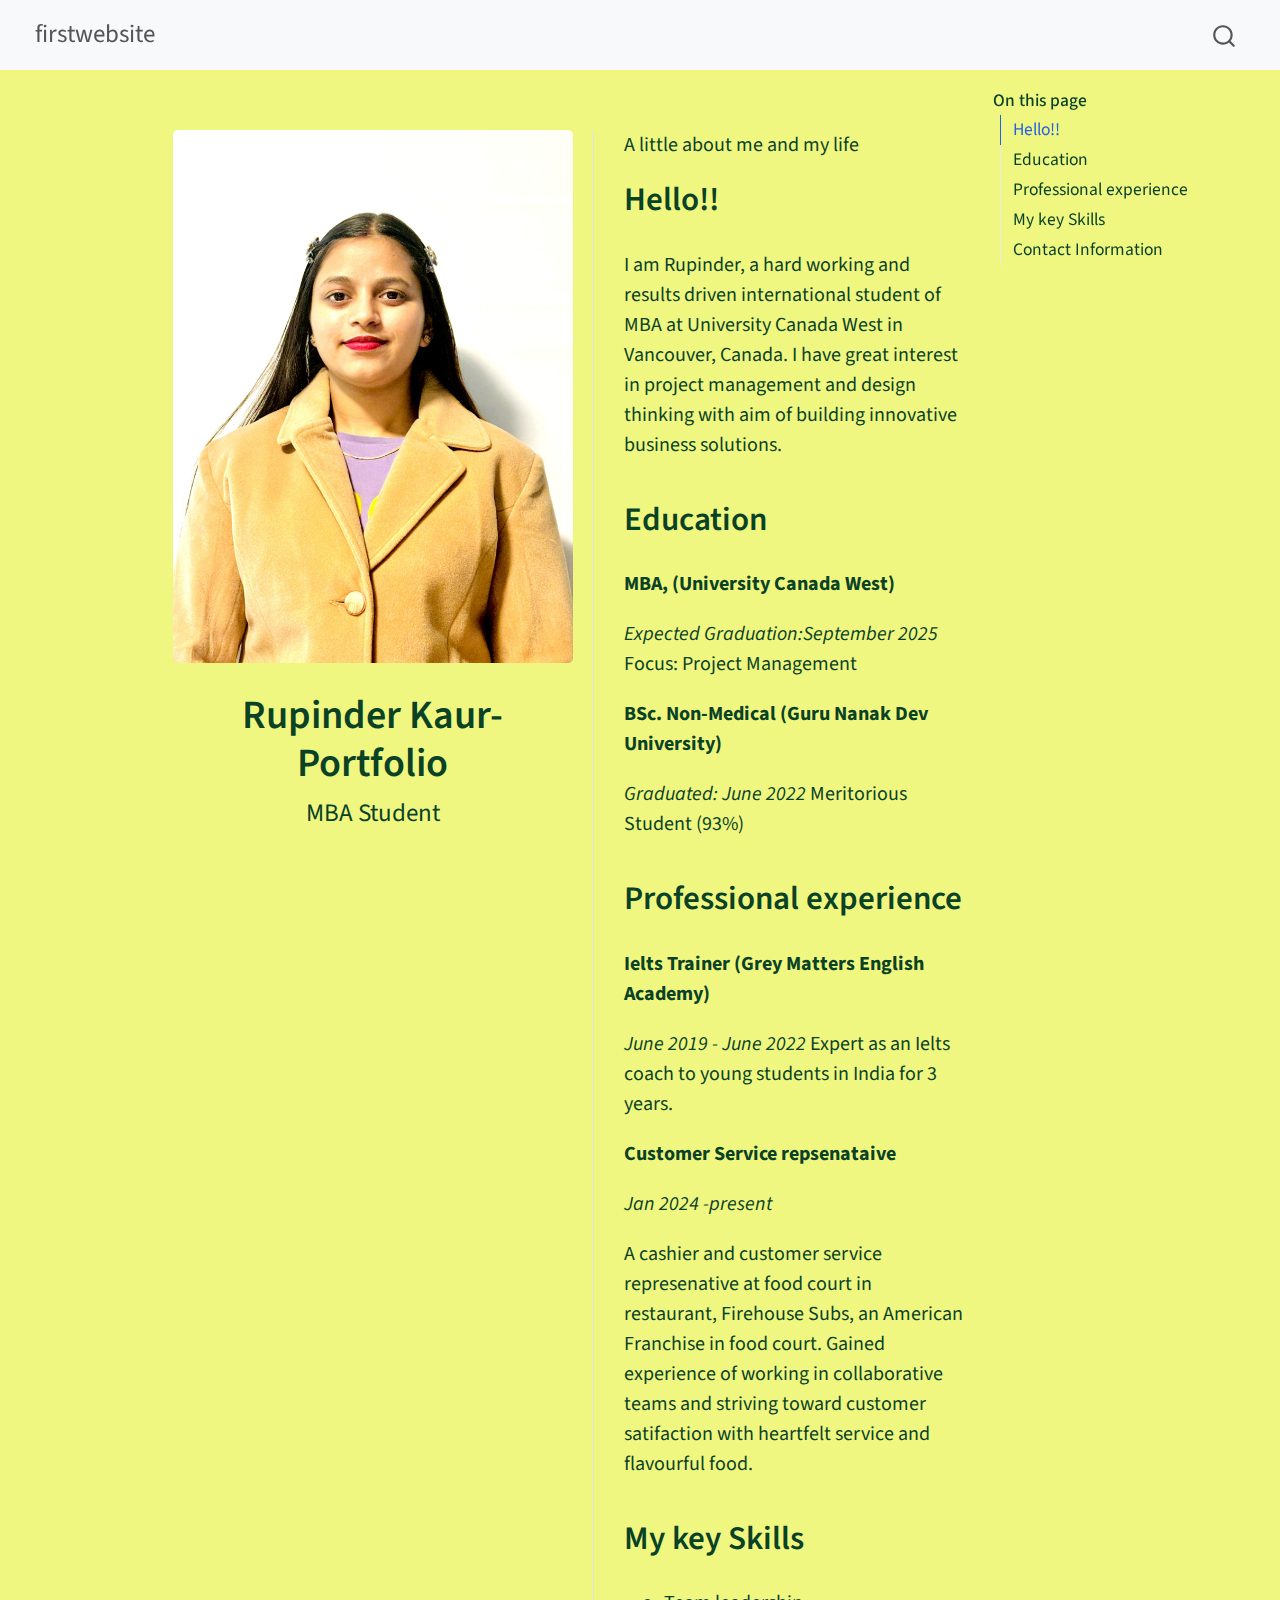
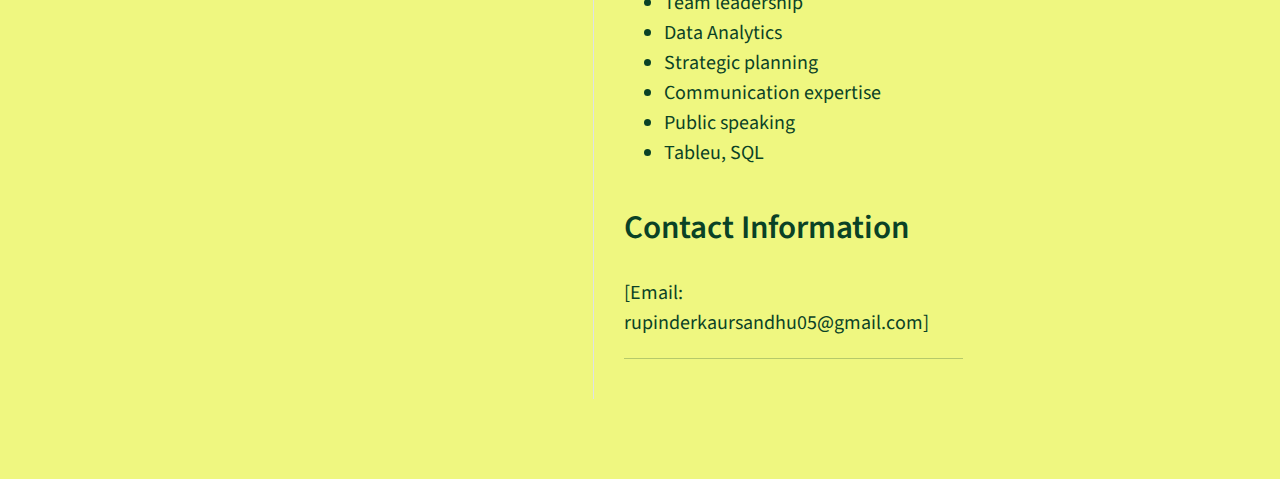
<file: docs/index.html>
<!DOCTYPE html>
<html xmlns="http://www.w3.org/1999/xhtml" lang="en" xml:lang="en"><head>

<meta charset="utf-8">
<meta name="generator" content="quarto-1.7.32">

<meta name="viewport" content="width=device-width, initial-scale=1.0, user-scalable=yes">


<title>Rupinder Kaur-Portfolio – firstwebsite</title>
<style>
code{white-space: pre-wrap;}
span.smallcaps{font-variant: small-caps;}
div.columns{display: flex; gap: min(4vw, 1.5em);}
div.column{flex: auto; overflow-x: auto;}
div.hanging-indent{margin-left: 1.5em; text-indent: -1.5em;}
ul.task-list{list-style: none;}
ul.task-list li input[type="checkbox"] {
  width: 0.8em;
  margin: 0 0.8em 0.2em -1em; /* quarto-specific, see https://github.com/quarto-dev/quarto-cli/issues/4556 */ 
  vertical-align: middle;
}
</style>


<script src="site_libs/quarto-nav/quarto-nav.js"></script>
<script src="site_libs/quarto-nav/headroom.min.js"></script>
<script src="site_libs/clipboard/clipboard.min.js"></script>
<script src="site_libs/quarto-search/autocomplete.umd.js"></script>
<script src="site_libs/quarto-search/fuse.min.js"></script>
<script src="site_libs/quarto-search/quarto-search.js"></script>
<meta name="quarto:offset" content="./">
<script src="site_libs/quarto-html/quarto.js" type="module"></script>
<script src="site_libs/quarto-html/tabsets/tabsets.js" type="module"></script>
<script src="site_libs/quarto-html/popper.min.js"></script>
<script src="site_libs/quarto-html/tippy.umd.min.js"></script>
<link href="site_libs/quarto-html/tippy.css" rel="stylesheet">
<link href="site_libs/quarto-html/quarto-syntax-highlighting-37eea08aefeeee20ff55810ff984fec1.css" rel="stylesheet" id="quarto-text-highlighting-styles">
<script src="site_libs/bootstrap/bootstrap.min.js"></script>
<link href="site_libs/bootstrap/bootstrap-icons.css" rel="stylesheet">
<link href="site_libs/bootstrap/bootstrap-0525c2fbad72a70b16263843085244ae.min.css" rel="stylesheet" append-hash="true" id="quarto-bootstrap" data-mode="light">
<script id="quarto-search-options" type="application/json">{
  "location": "navbar",
  "copy-button": false,
  "collapse-after": 3,
  "panel-placement": "end",
  "type": "overlay",
  "limit": 50,
  "keyboard-shortcut": [
    "f",
    "/",
    "s"
  ],
  "show-item-context": false,
  "language": {
    "search-no-results-text": "No results",
    "search-matching-documents-text": "matching documents",
    "search-copy-link-title": "Copy link to search",
    "search-hide-matches-text": "Hide additional matches",
    "search-more-match-text": "more match in this document",
    "search-more-matches-text": "more matches in this document",
    "search-clear-button-title": "Clear",
    "search-text-placeholder": "",
    "search-detached-cancel-button-title": "Cancel",
    "search-submit-button-title": "Submit",
    "search-label": "Search"
  }
}</script>


<link rel="stylesheet" href="styles.css">
</head>

<body class="nav-fixed quarto-light">

<div id="quarto-search-results"></div>
  <header id="quarto-header" class="headroom fixed-top">
    <nav class="navbar navbar-expand-lg " data-bs-theme="dark">
      <div class="navbar-container container-fluid">
      <div class="navbar-brand-container mx-auto">
    <a class="navbar-brand" href="./index.html">
    <span class="navbar-title">firstwebsite</span>
    </a>
  </div>
        <div class="quarto-navbar-tools tools-end">
</div>
          <div id="quarto-search" class="" title="Search"></div>
      </div> <!-- /container-fluid -->
    </nav>
</header>
<!-- content -->
<div id="quarto-content" class="quarto-container page-columns page-rows-contents page-layout-article page-navbar">
<!-- sidebar -->
<!-- margin-sidebar -->
    <div id="quarto-margin-sidebar" class="sidebar margin-sidebar">
        <nav id="TOC" role="doc-toc" class="toc-active">
    <h2 id="toc-title">On this page</h2>
  <ul>
  <li><a href="#hello" id="toc-hello" class="nav-link active" data-scroll-target="#hello">Hello!!</a></li>
  <li><a href="#education" id="toc-education" class="nav-link" data-scroll-target="#education">Education</a></li>
  <li><a href="#professional-experience" id="toc-professional-experience" class="nav-link" data-scroll-target="#professional-experience">Professional experience</a></li>
  <li><a href="#my-key-skills" id="toc-my-key-skills" class="nav-link" data-scroll-target="#my-key-skills">My key Skills</a></li>
  <li><a href="#contact-information" id="toc-contact-information" class="nav-link" data-scroll-target="#contact-information">Contact Information</a></li>
  </ul>
</nav>
    </div>
<!-- main -->
<div class="quarto-about-trestles">
  <div class="about-entity">
    <img src="digital.jpg" class="about-image
  rounded " style="width: 20em;">
<header id="title-block-header" class="quarto-title-block default">
<div class="quarto-title">
<h1 class="title">Rupinder Kaur-Portfolio</h1>
<p class="subtitle lead"><strong>MBA Student</strong></p>
</div>
<div class="quarto-title-meta">
  </div>
</header>
  </div>
  <div class="about-contents"><main class="content" id="quarto-document-content">

<p>A little about me and my life</p>
<section id="hello" class="level2">
<h2 data-anchor-id="hello">Hello!!</h2>
<p>I am Rupinder, a hard working and results driven international student of MBA at University Canada West in Vancouver, Canada. I have great interest in project management and design thinking with aim of building innovative business solutions.</p>
</section>
<section id="education" class="level2">
<h2 data-anchor-id="education">Education</h2>
<p><strong>MBA, (University Canada West)</strong></p>
<p><em>Expected Graduation:September 2025</em> Focus: Project Management</p>
<p><strong>BSc. Non-Medical (Guru Nanak Dev University)</strong></p>
<p><em>Graduated: June 2022</em> Meritorious Student (93%)</p>
</section>
<section id="professional-experience" class="level2">
<h2 data-anchor-id="professional-experience">Professional experience</h2>
<p><strong>Ielts Trainer (Grey Matters English Academy)</strong></p>
<p><em>June 2019 - June 2022</em> Expert as an Ielts coach to young students in India for 3 years.</p>
<p><strong>Customer Service repsenataive</strong></p>
<p><em>Jan 2024 -present</em></p>
<p>A cashier and customer service represenative at food court in restaurant, Firehouse Subs, an American Franchise in food court. Gained experience of working in collaborative teams and striving toward customer satifaction with heartfelt service and flavourful food.</p>
</section>
<section id="my-key-skills" class="level2">
<h2 data-anchor-id="my-key-skills">My key Skills</h2>
<ul>
<li>Team leadership</li>
<li>Data Analytics</li>
<li>Strategic planning</li>
<li>Communication expertise</li>
<li>Public speaking</li>
<li>Tableu, SQL</li>
</ul>
</section>
<section id="contact-information" class="level2">
<h2 data-anchor-id="contact-information">Contact Information</h2>
<p>[Email: rupinderkaursandhu05@gmail.com]</p>
<hr>


</section>
</main></div>
</div>
 <!-- /main -->
<script id="quarto-html-after-body" type="application/javascript">
  window.document.addEventListener("DOMContentLoaded", function (event) {
    const isCodeAnnotation = (el) => {
      for (const clz of el.classList) {
        if (clz.startsWith('code-annotation-')) {                     
          return true;
        }
      }
      return false;
    }
    const onCopySuccess = function(e) {
      // button target
      const button = e.trigger;
      // don't keep focus
      button.blur();
      // flash "checked"
      button.classList.add('code-copy-button-checked');
      var currentTitle = button.getAttribute("title");
      button.setAttribute("title", "Copied!");
      let tooltip;
      if (window.bootstrap) {
        button.setAttribute("data-bs-toggle", "tooltip");
        button.setAttribute("data-bs-placement", "left");
        button.setAttribute("data-bs-title", "Copied!");
        tooltip = new bootstrap.Tooltip(button, 
          { trigger: "manual", 
            customClass: "code-copy-button-tooltip",
            offset: [0, -8]});
        tooltip.show();    
      }
      setTimeout(function() {
        if (tooltip) {
          tooltip.hide();
          button.removeAttribute("data-bs-title");
          button.removeAttribute("data-bs-toggle");
          button.removeAttribute("data-bs-placement");
        }
        button.setAttribute("title", currentTitle);
        button.classList.remove('code-copy-button-checked');
      }, 1000);
      // clear code selection
      e.clearSelection();
    }
    const getTextToCopy = function(trigger) {
        const codeEl = trigger.previousElementSibling.cloneNode(true);
        for (const childEl of codeEl.children) {
          if (isCodeAnnotation(childEl)) {
            childEl.remove();
          }
        }
        return codeEl.innerText;
    }
    const clipboard = new window.ClipboardJS('.code-copy-button:not([data-in-quarto-modal])', {
      text: getTextToCopy
    });
    clipboard.on('success', onCopySuccess);
    if (window.document.getElementById('quarto-embedded-source-code-modal')) {
      const clipboardModal = new window.ClipboardJS('.code-copy-button[data-in-quarto-modal]', {
        text: getTextToCopy,
        container: window.document.getElementById('quarto-embedded-source-code-modal')
      });
      clipboardModal.on('success', onCopySuccess);
    }
      var localhostRegex = new RegExp(/^(?:http|https):\/\/localhost\:?[0-9]*\//);
      var mailtoRegex = new RegExp(/^mailto:/);
        var filterRegex = new RegExp('/' + window.location.host + '/');
      var isInternal = (href) => {
          return filterRegex.test(href) || localhostRegex.test(href) || mailtoRegex.test(href);
      }
      // Inspect non-navigation links and adorn them if external
     var links = window.document.querySelectorAll('a[href]:not(.nav-link):not(.navbar-brand):not(.toc-action):not(.sidebar-link):not(.sidebar-item-toggle):not(.pagination-link):not(.no-external):not([aria-hidden]):not(.dropdown-item):not(.quarto-navigation-tool):not(.about-link)');
      for (var i=0; i<links.length; i++) {
        const link = links[i];
        if (!isInternal(link.href)) {
          // undo the damage that might have been done by quarto-nav.js in the case of
          // links that we want to consider external
          if (link.dataset.originalHref !== undefined) {
            link.href = link.dataset.originalHref;
          }
        }
      }
    function tippyHover(el, contentFn, onTriggerFn, onUntriggerFn) {
      const config = {
        allowHTML: true,
        maxWidth: 500,
        delay: 100,
        arrow: false,
        appendTo: function(el) {
            return el.parentElement;
        },
        interactive: true,
        interactiveBorder: 10,
        theme: 'quarto',
        placement: 'bottom-start',
      };
      if (contentFn) {
        config.content = contentFn;
      }
      if (onTriggerFn) {
        config.onTrigger = onTriggerFn;
      }
      if (onUntriggerFn) {
        config.onUntrigger = onUntriggerFn;
      }
      window.tippy(el, config); 
    }
    const noterefs = window.document.querySelectorAll('a[role="doc-noteref"]');
    for (var i=0; i<noterefs.length; i++) {
      const ref = noterefs[i];
      tippyHover(ref, function() {
        // use id or data attribute instead here
        let href = ref.getAttribute('data-footnote-href') || ref.getAttribute('href');
        try { href = new URL(href).hash; } catch {}
        const id = href.replace(/^#\/?/, "");
        const note = window.document.getElementById(id);
        if (note) {
          return note.innerHTML;
        } else {
          return "";
        }
      });
    }
    const xrefs = window.document.querySelectorAll('a.quarto-xref');
    const processXRef = (id, note) => {
      // Strip column container classes
      const stripColumnClz = (el) => {
        el.classList.remove("page-full", "page-columns");
        if (el.children) {
          for (const child of el.children) {
            stripColumnClz(child);
          }
        }
      }
      stripColumnClz(note)
      if (id === null || id.startsWith('sec-')) {
        // Special case sections, only their first couple elements
        const container = document.createElement("div");
        if (note.children && note.children.length > 2) {
          container.appendChild(note.children[0].cloneNode(true));
          for (let i = 1; i < note.children.length; i++) {
            const child = note.children[i];
            if (child.tagName === "P" && child.innerText === "") {
              continue;
            } else {
              container.appendChild(child.cloneNode(true));
              break;
            }
          }
          if (window.Quarto?.typesetMath) {
            window.Quarto.typesetMath(container);
          }
          return container.innerHTML
        } else {
          if (window.Quarto?.typesetMath) {
            window.Quarto.typesetMath(note);
          }
          return note.innerHTML;
        }
      } else {
        // Remove any anchor links if they are present
        const anchorLink = note.querySelector('a.anchorjs-link');
        if (anchorLink) {
          anchorLink.remove();
        }
        if (window.Quarto?.typesetMath) {
          window.Quarto.typesetMath(note);
        }
        if (note.classList.contains("callout")) {
          return note.outerHTML;
        } else {
          return note.innerHTML;
        }
      }
    }
    for (var i=0; i<xrefs.length; i++) {
      const xref = xrefs[i];
      tippyHover(xref, undefined, function(instance) {
        instance.disable();
        let url = xref.getAttribute('href');
        let hash = undefined; 
        if (url.startsWith('#')) {
          hash = url;
        } else {
          try { hash = new URL(url).hash; } catch {}
        }
        if (hash) {
          const id = hash.replace(/^#\/?/, "");
          const note = window.document.getElementById(id);
          if (note !== null) {
            try {
              const html = processXRef(id, note.cloneNode(true));
              instance.setContent(html);
            } finally {
              instance.enable();
              instance.show();
            }
          } else {
            // See if we can fetch this
            fetch(url.split('#')[0])
            .then(res => res.text())
            .then(html => {
              const parser = new DOMParser();
              const htmlDoc = parser.parseFromString(html, "text/html");
              const note = htmlDoc.getElementById(id);
              if (note !== null) {
                const html = processXRef(id, note);
                instance.setContent(html);
              } 
            }).finally(() => {
              instance.enable();
              instance.show();
            });
          }
        } else {
          // See if we can fetch a full url (with no hash to target)
          // This is a special case and we should probably do some content thinning / targeting
          fetch(url)
          .then(res => res.text())
          .then(html => {
            const parser = new DOMParser();
            const htmlDoc = parser.parseFromString(html, "text/html");
            const note = htmlDoc.querySelector('main.content');
            if (note !== null) {
              // This should only happen for chapter cross references
              // (since there is no id in the URL)
              // remove the first header
              if (note.children.length > 0 && note.children[0].tagName === "HEADER") {
                note.children[0].remove();
              }
              const html = processXRef(null, note);
              instance.setContent(html);
            } 
          }).finally(() => {
            instance.enable();
            instance.show();
          });
        }
      }, function(instance) {
      });
    }
        let selectedAnnoteEl;
        const selectorForAnnotation = ( cell, annotation) => {
          let cellAttr = 'data-code-cell="' + cell + '"';
          let lineAttr = 'data-code-annotation="' +  annotation + '"';
          const selector = 'span[' + cellAttr + '][' + lineAttr + ']';
          return selector;
        }
        const selectCodeLines = (annoteEl) => {
          const doc = window.document;
          const targetCell = annoteEl.getAttribute("data-target-cell");
          const targetAnnotation = annoteEl.getAttribute("data-target-annotation");
          const annoteSpan = window.document.querySelector(selectorForAnnotation(targetCell, targetAnnotation));
          const lines = annoteSpan.getAttribute("data-code-lines").split(",");
          const lineIds = lines.map((line) => {
            return targetCell + "-" + line;
          })
          let top = null;
          let height = null;
          let parent = null;
          if (lineIds.length > 0) {
              //compute the position of the single el (top and bottom and make a div)
              const el = window.document.getElementById(lineIds[0]);
              top = el.offsetTop;
              height = el.offsetHeight;
              parent = el.parentElement.parentElement;
            if (lineIds.length > 1) {
              const lastEl = window.document.getElementById(lineIds[lineIds.length - 1]);
              const bottom = lastEl.offsetTop + lastEl.offsetHeight;
              height = bottom - top;
            }
            if (top !== null && height !== null && parent !== null) {
              // cook up a div (if necessary) and position it 
              let div = window.document.getElementById("code-annotation-line-highlight");
              if (div === null) {
                div = window.document.createElement("div");
                div.setAttribute("id", "code-annotation-line-highlight");
                div.style.position = 'absolute';
                parent.appendChild(div);
              }
              div.style.top = top - 2 + "px";
              div.style.height = height + 4 + "px";
              div.style.left = 0;
              let gutterDiv = window.document.getElementById("code-annotation-line-highlight-gutter");
              if (gutterDiv === null) {
                gutterDiv = window.document.createElement("div");
                gutterDiv.setAttribute("id", "code-annotation-line-highlight-gutter");
                gutterDiv.style.position = 'absolute';
                const codeCell = window.document.getElementById(targetCell);
                const gutter = codeCell.querySelector('.code-annotation-gutter');
                gutter.appendChild(gutterDiv);
              }
              gutterDiv.style.top = top - 2 + "px";
              gutterDiv.style.height = height + 4 + "px";
            }
            selectedAnnoteEl = annoteEl;
          }
        };
        const unselectCodeLines = () => {
          const elementsIds = ["code-annotation-line-highlight", "code-annotation-line-highlight-gutter"];
          elementsIds.forEach((elId) => {
            const div = window.document.getElementById(elId);
            if (div) {
              div.remove();
            }
          });
          selectedAnnoteEl = undefined;
        };
          // Handle positioning of the toggle
      window.addEventListener(
        "resize",
        throttle(() => {
          elRect = undefined;
          if (selectedAnnoteEl) {
            selectCodeLines(selectedAnnoteEl);
          }
        }, 10)
      );
      function throttle(fn, ms) {
      let throttle = false;
      let timer;
        return (...args) => {
          if(!throttle) { // first call gets through
              fn.apply(this, args);
              throttle = true;
          } else { // all the others get throttled
              if(timer) clearTimeout(timer); // cancel #2
              timer = setTimeout(() => {
                fn.apply(this, args);
                timer = throttle = false;
              }, ms);
          }
        };
      }
        // Attach click handler to the DT
        const annoteDls = window.document.querySelectorAll('dt[data-target-cell]');
        for (const annoteDlNode of annoteDls) {
          annoteDlNode.addEventListener('click', (event) => {
            const clickedEl = event.target;
            if (clickedEl !== selectedAnnoteEl) {
              unselectCodeLines();
              const activeEl = window.document.querySelector('dt[data-target-cell].code-annotation-active');
              if (activeEl) {
                activeEl.classList.remove('code-annotation-active');
              }
              selectCodeLines(clickedEl);
              clickedEl.classList.add('code-annotation-active');
            } else {
              // Unselect the line
              unselectCodeLines();
              clickedEl.classList.remove('code-annotation-active');
            }
          });
        }
    const findCites = (el) => {
      const parentEl = el.parentElement;
      if (parentEl) {
        const cites = parentEl.dataset.cites;
        if (cites) {
          return {
            el,
            cites: cites.split(' ')
          };
        } else {
          return findCites(el.parentElement)
        }
      } else {
        return undefined;
      }
    };
    var bibliorefs = window.document.querySelectorAll('a[role="doc-biblioref"]');
    for (var i=0; i<bibliorefs.length; i++) {
      const ref = bibliorefs[i];
      const citeInfo = findCites(ref);
      if (citeInfo) {
        tippyHover(citeInfo.el, function() {
          var popup = window.document.createElement('div');
          citeInfo.cites.forEach(function(cite) {
            var citeDiv = window.document.createElement('div');
            citeDiv.classList.add('hanging-indent');
            citeDiv.classList.add('csl-entry');
            var biblioDiv = window.document.getElementById('ref-' + cite);
            if (biblioDiv) {
              citeDiv.innerHTML = biblioDiv.innerHTML;
            }
            popup.appendChild(citeDiv);
          });
          return popup.innerHTML;
        });
      }
    }
  });
  </script>
</div> <!-- /content -->




</body></html>
</file>
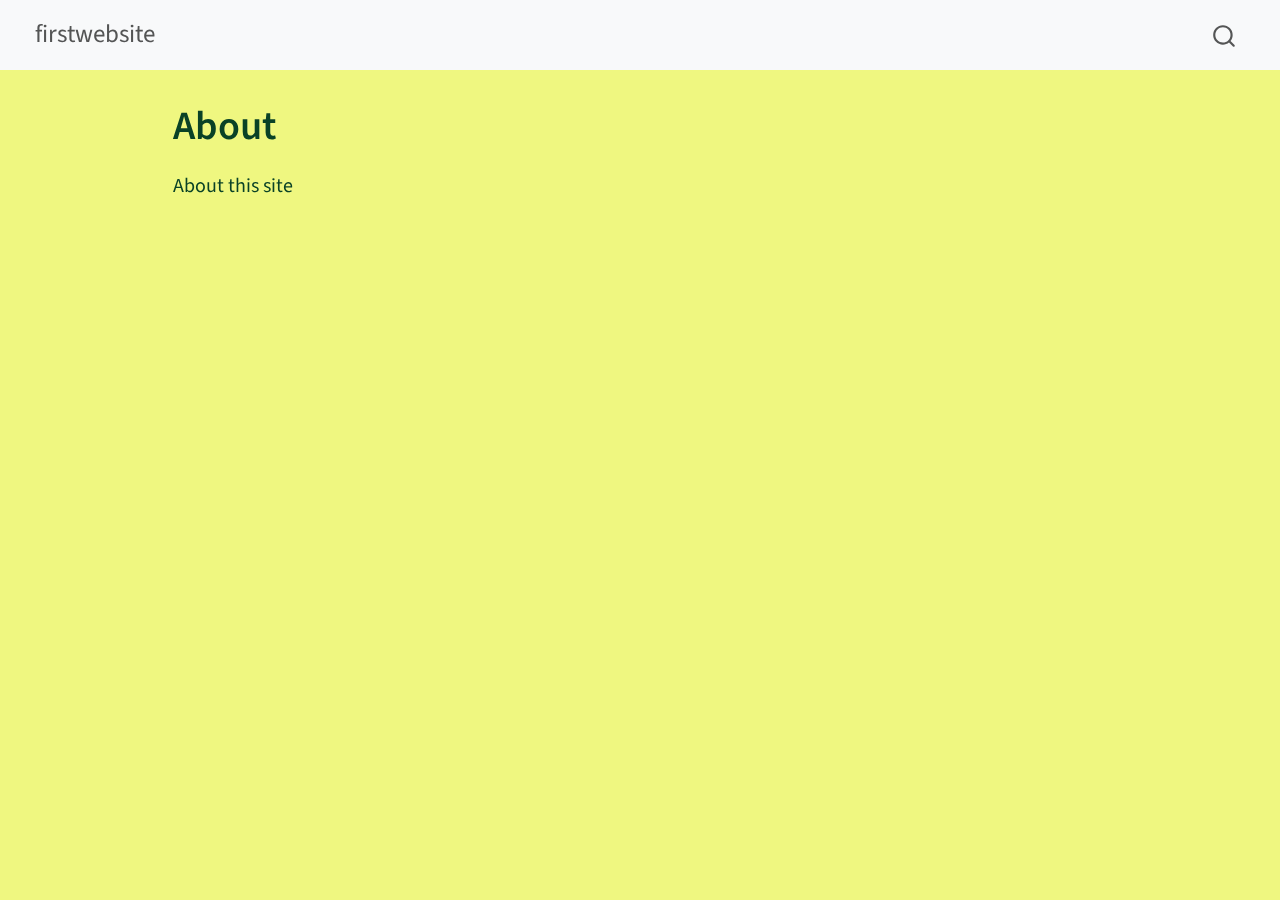
<file: docs/about.html>
<!DOCTYPE html>
<html xmlns="http://www.w3.org/1999/xhtml" lang="en" xml:lang="en"><head>

<meta charset="utf-8">
<meta name="generator" content="quarto-1.7.32">

<meta name="viewport" content="width=device-width, initial-scale=1.0, user-scalable=yes">


<title>About – firstwebsite</title>
<style>
code{white-space: pre-wrap;}
span.smallcaps{font-variant: small-caps;}
div.columns{display: flex; gap: min(4vw, 1.5em);}
div.column{flex: auto; overflow-x: auto;}
div.hanging-indent{margin-left: 1.5em; text-indent: -1.5em;}
ul.task-list{list-style: none;}
ul.task-list li input[type="checkbox"] {
  width: 0.8em;
  margin: 0 0.8em 0.2em -1em; /* quarto-specific, see https://github.com/quarto-dev/quarto-cli/issues/4556 */ 
  vertical-align: middle;
}
</style>


<script src="site_libs/quarto-nav/quarto-nav.js"></script>
<script src="site_libs/quarto-nav/headroom.min.js"></script>
<script src="site_libs/clipboard/clipboard.min.js"></script>
<script src="site_libs/quarto-search/autocomplete.umd.js"></script>
<script src="site_libs/quarto-search/fuse.min.js"></script>
<script src="site_libs/quarto-search/quarto-search.js"></script>
<meta name="quarto:offset" content="./">
<script src="site_libs/quarto-html/quarto.js" type="module"></script>
<script src="site_libs/quarto-html/tabsets/tabsets.js" type="module"></script>
<script src="site_libs/quarto-html/popper.min.js"></script>
<script src="site_libs/quarto-html/tippy.umd.min.js"></script>
<script src="site_libs/quarto-html/anchor.min.js"></script>
<link href="site_libs/quarto-html/tippy.css" rel="stylesheet">
<link href="site_libs/quarto-html/quarto-syntax-highlighting-37eea08aefeeee20ff55810ff984fec1.css" rel="stylesheet" id="quarto-text-highlighting-styles">
<script src="site_libs/bootstrap/bootstrap.min.js"></script>
<link href="site_libs/bootstrap/bootstrap-icons.css" rel="stylesheet">
<link href="site_libs/bootstrap/bootstrap-0525c2fbad72a70b16263843085244ae.min.css" rel="stylesheet" append-hash="true" id="quarto-bootstrap" data-mode="light">
<script id="quarto-search-options" type="application/json">{
  "location": "navbar",
  "copy-button": false,
  "collapse-after": 3,
  "panel-placement": "end",
  "type": "overlay",
  "limit": 50,
  "keyboard-shortcut": [
    "f",
    "/",
    "s"
  ],
  "show-item-context": false,
  "language": {
    "search-no-results-text": "No results",
    "search-matching-documents-text": "matching documents",
    "search-copy-link-title": "Copy link to search",
    "search-hide-matches-text": "Hide additional matches",
    "search-more-match-text": "more match in this document",
    "search-more-matches-text": "more matches in this document",
    "search-clear-button-title": "Clear",
    "search-text-placeholder": "",
    "search-detached-cancel-button-title": "Cancel",
    "search-submit-button-title": "Submit",
    "search-label": "Search"
  }
}</script>


<link rel="stylesheet" href="styles.css">
</head>

<body class="nav-fixed quarto-light">

<div id="quarto-search-results"></div>
  <header id="quarto-header" class="headroom fixed-top">
    <nav class="navbar navbar-expand-lg " data-bs-theme="dark">
      <div class="navbar-container container-fluid">
      <div class="navbar-brand-container mx-auto">
    <a class="navbar-brand" href="./index.html">
    <span class="navbar-title">firstwebsite</span>
    </a>
  </div>
        <div class="quarto-navbar-tools tools-end">
</div>
          <div id="quarto-search" class="" title="Search"></div>
      </div> <!-- /container-fluid -->
    </nav>
</header>
<!-- content -->
<div id="quarto-content" class="quarto-container page-columns page-rows-contents page-layout-article page-navbar">
<!-- sidebar -->
<!-- margin-sidebar -->
    <div id="quarto-margin-sidebar" class="sidebar margin-sidebar zindex-bottom">
        
    </div>
<!-- main -->
<main class="content" id="quarto-document-content">

<header id="title-block-header" class="quarto-title-block default">
<div class="quarto-title">
<h1 class="title">About</h1>
</div>



<div class="quarto-title-meta">

    
  
    
  </div>
  


</header>


<p>About this site</p>



</main> <!-- /main -->
<script id="quarto-html-after-body" type="application/javascript">
  window.document.addEventListener("DOMContentLoaded", function (event) {
    const icon = "";
    const anchorJS = new window.AnchorJS();
    anchorJS.options = {
      placement: 'right',
      icon: icon
    };
    anchorJS.add('.anchored');
    const isCodeAnnotation = (el) => {
      for (const clz of el.classList) {
        if (clz.startsWith('code-annotation-')) {                     
          return true;
        }
      }
      return false;
    }
    const onCopySuccess = function(e) {
      // button target
      const button = e.trigger;
      // don't keep focus
      button.blur();
      // flash "checked"
      button.classList.add('code-copy-button-checked');
      var currentTitle = button.getAttribute("title");
      button.setAttribute("title", "Copied!");
      let tooltip;
      if (window.bootstrap) {
        button.setAttribute("data-bs-toggle", "tooltip");
        button.setAttribute("data-bs-placement", "left");
        button.setAttribute("data-bs-title", "Copied!");
        tooltip = new bootstrap.Tooltip(button, 
          { trigger: "manual", 
            customClass: "code-copy-button-tooltip",
            offset: [0, -8]});
        tooltip.show();    
      }
      setTimeout(function() {
        if (tooltip) {
          tooltip.hide();
          button.removeAttribute("data-bs-title");
          button.removeAttribute("data-bs-toggle");
          button.removeAttribute("data-bs-placement");
        }
        button.setAttribute("title", currentTitle);
        button.classList.remove('code-copy-button-checked');
      }, 1000);
      // clear code selection
      e.clearSelection();
    }
    const getTextToCopy = function(trigger) {
        const codeEl = trigger.previousElementSibling.cloneNode(true);
        for (const childEl of codeEl.children) {
          if (isCodeAnnotation(childEl)) {
            childEl.remove();
          }
        }
        return codeEl.innerText;
    }
    const clipboard = new window.ClipboardJS('.code-copy-button:not([data-in-quarto-modal])', {
      text: getTextToCopy
    });
    clipboard.on('success', onCopySuccess);
    if (window.document.getElementById('quarto-embedded-source-code-modal')) {
      const clipboardModal = new window.ClipboardJS('.code-copy-button[data-in-quarto-modal]', {
        text: getTextToCopy,
        container: window.document.getElementById('quarto-embedded-source-code-modal')
      });
      clipboardModal.on('success', onCopySuccess);
    }
      var localhostRegex = new RegExp(/^(?:http|https):\/\/localhost\:?[0-9]*\//);
      var mailtoRegex = new RegExp(/^mailto:/);
        var filterRegex = new RegExp('/' + window.location.host + '/');
      var isInternal = (href) => {
          return filterRegex.test(href) || localhostRegex.test(href) || mailtoRegex.test(href);
      }
      // Inspect non-navigation links and adorn them if external
     var links = window.document.querySelectorAll('a[href]:not(.nav-link):not(.navbar-brand):not(.toc-action):not(.sidebar-link):not(.sidebar-item-toggle):not(.pagination-link):not(.no-external):not([aria-hidden]):not(.dropdown-item):not(.quarto-navigation-tool):not(.about-link)');
      for (var i=0; i<links.length; i++) {
        const link = links[i];
        if (!isInternal(link.href)) {
          // undo the damage that might have been done by quarto-nav.js in the case of
          // links that we want to consider external
          if (link.dataset.originalHref !== undefined) {
            link.href = link.dataset.originalHref;
          }
        }
      }
    function tippyHover(el, contentFn, onTriggerFn, onUntriggerFn) {
      const config = {
        allowHTML: true,
        maxWidth: 500,
        delay: 100,
        arrow: false,
        appendTo: function(el) {
            return el.parentElement;
        },
        interactive: true,
        interactiveBorder: 10,
        theme: 'quarto',
        placement: 'bottom-start',
      };
      if (contentFn) {
        config.content = contentFn;
      }
      if (onTriggerFn) {
        config.onTrigger = onTriggerFn;
      }
      if (onUntriggerFn) {
        config.onUntrigger = onUntriggerFn;
      }
      window.tippy(el, config); 
    }
    const noterefs = window.document.querySelectorAll('a[role="doc-noteref"]');
    for (var i=0; i<noterefs.length; i++) {
      const ref = noterefs[i];
      tippyHover(ref, function() {
        // use id or data attribute instead here
        let href = ref.getAttribute('data-footnote-href') || ref.getAttribute('href');
        try { href = new URL(href).hash; } catch {}
        const id = href.replace(/^#\/?/, "");
        const note = window.document.getElementById(id);
        if (note) {
          return note.innerHTML;
        } else {
          return "";
        }
      });
    }
    const xrefs = window.document.querySelectorAll('a.quarto-xref');
    const processXRef = (id, note) => {
      // Strip column container classes
      const stripColumnClz = (el) => {
        el.classList.remove("page-full", "page-columns");
        if (el.children) {
          for (const child of el.children) {
            stripColumnClz(child);
          }
        }
      }
      stripColumnClz(note)
      if (id === null || id.startsWith('sec-')) {
        // Special case sections, only their first couple elements
        const container = document.createElement("div");
        if (note.children && note.children.length > 2) {
          container.appendChild(note.children[0].cloneNode(true));
          for (let i = 1; i < note.children.length; i++) {
            const child = note.children[i];
            if (child.tagName === "P" && child.innerText === "") {
              continue;
            } else {
              container.appendChild(child.cloneNode(true));
              break;
            }
          }
          if (window.Quarto?.typesetMath) {
            window.Quarto.typesetMath(container);
          }
          return container.innerHTML
        } else {
          if (window.Quarto?.typesetMath) {
            window.Quarto.typesetMath(note);
          }
          return note.innerHTML;
        }
      } else {
        // Remove any anchor links if they are present
        const anchorLink = note.querySelector('a.anchorjs-link');
        if (anchorLink) {
          anchorLink.remove();
        }
        if (window.Quarto?.typesetMath) {
          window.Quarto.typesetMath(note);
        }
        if (note.classList.contains("callout")) {
          return note.outerHTML;
        } else {
          return note.innerHTML;
        }
      }
    }
    for (var i=0; i<xrefs.length; i++) {
      const xref = xrefs[i];
      tippyHover(xref, undefined, function(instance) {
        instance.disable();
        let url = xref.getAttribute('href');
        let hash = undefined; 
        if (url.startsWith('#')) {
          hash = url;
        } else {
          try { hash = new URL(url).hash; } catch {}
        }
        if (hash) {
          const id = hash.replace(/^#\/?/, "");
          const note = window.document.getElementById(id);
          if (note !== null) {
            try {
              const html = processXRef(id, note.cloneNode(true));
              instance.setContent(html);
            } finally {
              instance.enable();
              instance.show();
            }
          } else {
            // See if we can fetch this
            fetch(url.split('#')[0])
            .then(res => res.text())
            .then(html => {
              const parser = new DOMParser();
              const htmlDoc = parser.parseFromString(html, "text/html");
              const note = htmlDoc.getElementById(id);
              if (note !== null) {
                const html = processXRef(id, note);
                instance.setContent(html);
              } 
            }).finally(() => {
              instance.enable();
              instance.show();
            });
          }
        } else {
          // See if we can fetch a full url (with no hash to target)
          // This is a special case and we should probably do some content thinning / targeting
          fetch(url)
          .then(res => res.text())
          .then(html => {
            const parser = new DOMParser();
            const htmlDoc = parser.parseFromString(html, "text/html");
            const note = htmlDoc.querySelector('main.content');
            if (note !== null) {
              // This should only happen for chapter cross references
              // (since there is no id in the URL)
              // remove the first header
              if (note.children.length > 0 && note.children[0].tagName === "HEADER") {
                note.children[0].remove();
              }
              const html = processXRef(null, note);
              instance.setContent(html);
            } 
          }).finally(() => {
            instance.enable();
            instance.show();
          });
        }
      }, function(instance) {
      });
    }
        let selectedAnnoteEl;
        const selectorForAnnotation = ( cell, annotation) => {
          let cellAttr = 'data-code-cell="' + cell + '"';
          let lineAttr = 'data-code-annotation="' +  annotation + '"';
          const selector = 'span[' + cellAttr + '][' + lineAttr + ']';
          return selector;
        }
        const selectCodeLines = (annoteEl) => {
          const doc = window.document;
          const targetCell = annoteEl.getAttribute("data-target-cell");
          const targetAnnotation = annoteEl.getAttribute("data-target-annotation");
          const annoteSpan = window.document.querySelector(selectorForAnnotation(targetCell, targetAnnotation));
          const lines = annoteSpan.getAttribute("data-code-lines").split(",");
          const lineIds = lines.map((line) => {
            return targetCell + "-" + line;
          })
          let top = null;
          let height = null;
          let parent = null;
          if (lineIds.length > 0) {
              //compute the position of the single el (top and bottom and make a div)
              const el = window.document.getElementById(lineIds[0]);
              top = el.offsetTop;
              height = el.offsetHeight;
              parent = el.parentElement.parentElement;
            if (lineIds.length > 1) {
              const lastEl = window.document.getElementById(lineIds[lineIds.length - 1]);
              const bottom = lastEl.offsetTop + lastEl.offsetHeight;
              height = bottom - top;
            }
            if (top !== null && height !== null && parent !== null) {
              // cook up a div (if necessary) and position it 
              let div = window.document.getElementById("code-annotation-line-highlight");
              if (div === null) {
                div = window.document.createElement("div");
                div.setAttribute("id", "code-annotation-line-highlight");
                div.style.position = 'absolute';
                parent.appendChild(div);
              }
              div.style.top = top - 2 + "px";
              div.style.height = height + 4 + "px";
              div.style.left = 0;
              let gutterDiv = window.document.getElementById("code-annotation-line-highlight-gutter");
              if (gutterDiv === null) {
                gutterDiv = window.document.createElement("div");
                gutterDiv.setAttribute("id", "code-annotation-line-highlight-gutter");
                gutterDiv.style.position = 'absolute';
                const codeCell = window.document.getElementById(targetCell);
                const gutter = codeCell.querySelector('.code-annotation-gutter');
                gutter.appendChild(gutterDiv);
              }
              gutterDiv.style.top = top - 2 + "px";
              gutterDiv.style.height = height + 4 + "px";
            }
            selectedAnnoteEl = annoteEl;
          }
        };
        const unselectCodeLines = () => {
          const elementsIds = ["code-annotation-line-highlight", "code-annotation-line-highlight-gutter"];
          elementsIds.forEach((elId) => {
            const div = window.document.getElementById(elId);
            if (div) {
              div.remove();
            }
          });
          selectedAnnoteEl = undefined;
        };
          // Handle positioning of the toggle
      window.addEventListener(
        "resize",
        throttle(() => {
          elRect = undefined;
          if (selectedAnnoteEl) {
            selectCodeLines(selectedAnnoteEl);
          }
        }, 10)
      );
      function throttle(fn, ms) {
      let throttle = false;
      let timer;
        return (...args) => {
          if(!throttle) { // first call gets through
              fn.apply(this, args);
              throttle = true;
          } else { // all the others get throttled
              if(timer) clearTimeout(timer); // cancel #2
              timer = setTimeout(() => {
                fn.apply(this, args);
                timer = throttle = false;
              }, ms);
          }
        };
      }
        // Attach click handler to the DT
        const annoteDls = window.document.querySelectorAll('dt[data-target-cell]');
        for (const annoteDlNode of annoteDls) {
          annoteDlNode.addEventListener('click', (event) => {
            const clickedEl = event.target;
            if (clickedEl !== selectedAnnoteEl) {
              unselectCodeLines();
              const activeEl = window.document.querySelector('dt[data-target-cell].code-annotation-active');
              if (activeEl) {
                activeEl.classList.remove('code-annotation-active');
              }
              selectCodeLines(clickedEl);
              clickedEl.classList.add('code-annotation-active');
            } else {
              // Unselect the line
              unselectCodeLines();
              clickedEl.classList.remove('code-annotation-active');
            }
          });
        }
    const findCites = (el) => {
      const parentEl = el.parentElement;
      if (parentEl) {
        const cites = parentEl.dataset.cites;
        if (cites) {
          return {
            el,
            cites: cites.split(' ')
          };
        } else {
          return findCites(el.parentElement)
        }
      } else {
        return undefined;
      }
    };
    var bibliorefs = window.document.querySelectorAll('a[role="doc-biblioref"]');
    for (var i=0; i<bibliorefs.length; i++) {
      const ref = bibliorefs[i];
      const citeInfo = findCites(ref);
      if (citeInfo) {
        tippyHover(citeInfo.el, function() {
          var popup = window.document.createElement('div');
          citeInfo.cites.forEach(function(cite) {
            var citeDiv = window.document.createElement('div');
            citeDiv.classList.add('hanging-indent');
            citeDiv.classList.add('csl-entry');
            var biblioDiv = window.document.getElementById('ref-' + cite);
            if (biblioDiv) {
              citeDiv.innerHTML = biblioDiv.innerHTML;
            }
            popup.appendChild(citeDiv);
          });
          return popup.innerHTML;
        });
      }
    }
  });
  </script>
</div> <!-- /content -->




</body></html>
</file>
<file: docs/site_libs/quarto-html/tippy.css>
.tippy-box[data-animation=fade][data-state=hidden]{opacity:0}[data-tippy-root]{max-width:calc(100vw - 10px)}.tippy-box{position:relative;background-color:#333;color:#fff;border-radius:4px;font-size:14px;line-height:1.4;white-space:normal;outline:0;transition-property:transform,visibility,opacity}.tippy-box[data-placement^=top]>.tippy-arrow{bottom:0}.tippy-box[data-placement^=top]>.tippy-arrow:before{bottom:-7px;left:0;border-width:8px 8px 0;border-top-color:initial;transform-origin:center top}.tippy-box[data-placement^=bottom]>.tippy-arrow{top:0}.tippy-box[data-placement^=bottom]>.tippy-arrow:before{top:-7px;left:0;border-width:0 8px 8px;border-bottom-color:initial;transform-origin:center bottom}.tippy-box[data-placement^=left]>.tippy-arrow{right:0}.tippy-box[data-placement^=left]>.tippy-arrow:before{border-width:8px 0 8px 8px;border-left-color:initial;right:-7px;transform-origin:center left}.tippy-box[data-placement^=right]>.tippy-arrow{left:0}.tippy-box[data-placement^=right]>.tippy-arrow:before{left:-7px;border-width:8px 8px 8px 0;border-right-color:initial;transform-origin:center right}.tippy-box[data-inertia][data-state=visible]{transition-timing-function:cubic-bezier(.54,1.5,.38,1.11)}.tippy-arrow{width:16px;height:16px;color:#333}.tippy-arrow:before{content:"";position:absolute;border-color:transparent;border-style:solid}.tippy-content{position:relative;padding:5px 9px;z-index:1}
</file>
<file: docs/site_libs/quarto-html/quarto-syntax-highlighting-37eea08aefeeee20ff55810ff984fec1.css>
/* quarto syntax highlight colors */
:root {
  --quarto-hl-ot-color: #003B4F;
  --quarto-hl-at-color: #657422;
  --quarto-hl-ss-color: #20794D;
  --quarto-hl-an-color: #5E5E5E;
  --quarto-hl-fu-color: #4758AB;
  --quarto-hl-st-color: #20794D;
  --quarto-hl-cf-color: #003B4F;
  --quarto-hl-op-color: #5E5E5E;
  --quarto-hl-er-color: #AD0000;
  --quarto-hl-bn-color: #AD0000;
  --quarto-hl-al-color: #AD0000;
  --quarto-hl-va-color: #111111;
  --quarto-hl-bu-color: inherit;
  --quarto-hl-ex-color: inherit;
  --quarto-hl-pp-color: #AD0000;
  --quarto-hl-in-color: #5E5E5E;
  --quarto-hl-vs-color: #20794D;
  --quarto-hl-wa-color: #5E5E5E;
  --quarto-hl-do-color: #5E5E5E;
  --quarto-hl-im-color: #00769E;
  --quarto-hl-ch-color: #20794D;
  --quarto-hl-dt-color: #AD0000;
  --quarto-hl-fl-color: #AD0000;
  --quarto-hl-co-color: #5E5E5E;
  --quarto-hl-cv-color: #5E5E5E;
  --quarto-hl-cn-color: #8f5902;
  --quarto-hl-sc-color: #5E5E5E;
  --quarto-hl-dv-color: #AD0000;
  --quarto-hl-kw-color: #003B4F;
}

/* other quarto variables */
:root {
  --quarto-font-monospace: SFMono-Regular, Menlo, Monaco, Consolas, "Liberation Mono", "Courier New", monospace;
}

/* syntax highlight based on Pandoc's rules */
pre > code.sourceCode > span {
  color: #003B4F;
}

code.sourceCode > span {
  color: #003B4F;
}

div.sourceCode,
div.sourceCode pre.sourceCode {
  color: #003B4F;
}

/* Normal */
code span {
  color: #003B4F;
}

/* Alert */
code span.al {
  color: #AD0000;
  font-style: inherit;
}

/* Annotation */
code span.an {
  color: #5E5E5E;
  font-style: inherit;
}

/* Attribute */
code span.at {
  color: #657422;
  font-style: inherit;
}

/* BaseN */
code span.bn {
  color: #AD0000;
  font-style: inherit;
}

/* BuiltIn */
code span.bu {
  font-style: inherit;
}

/* ControlFlow */
code span.cf {
  color: #003B4F;
  font-weight: bold;
  font-style: inherit;
}

/* Char */
code span.ch {
  color: #20794D;
  font-style: inherit;
}

/* Constant */
code span.cn {
  color: #8f5902;
  font-style: inherit;
}

/* Comment */
code span.co {
  color: #5E5E5E;
  font-style: inherit;
}

/* CommentVar */
code span.cv {
  color: #5E5E5E;
  font-style: italic;
}

/* Documentation */
code span.do {
  color: #5E5E5E;
  font-style: italic;
}

/* DataType */
code span.dt {
  color: #AD0000;
  font-style: inherit;
}

/* DecVal */
code span.dv {
  color: #AD0000;
  font-style: inherit;
}

/* Error */
code span.er {
  color: #AD0000;
  font-style: inherit;
}

/* Extension */
code span.ex {
  font-style: inherit;
}

/* Float */
code span.fl {
  color: #AD0000;
  font-style: inherit;
}

/* Function */
code span.fu {
  color: #4758AB;
  font-style: inherit;
}

/* Import */
code span.im {
  color: #00769E;
  font-style: inherit;
}

/* Information */
code span.in {
  color: #5E5E5E;
  font-style: inherit;
}

/* Keyword */
code span.kw {
  color: #003B4F;
  font-weight: bold;
  font-style: inherit;
}

/* Operator */
code span.op {
  color: #5E5E5E;
  font-style: inherit;
}

/* Other */
code span.ot {
  color: #003B4F;
  font-style: inherit;
}

/* Preprocessor */
code span.pp {
  color: #AD0000;
  font-style: inherit;
}

/* SpecialChar */
code span.sc {
  color: #5E5E5E;
  font-style: inherit;
}

/* SpecialString */
code span.ss {
  color: #20794D;
  font-style: inherit;
}

/* String */
code span.st {
  color: #20794D;
  font-style: inherit;
}

/* Variable */
code span.va {
  color: #111111;
  font-style: inherit;
}

/* VerbatimString */
code span.vs {
  color: #20794D;
  font-style: inherit;
}

/* Warning */
code span.wa {
  color: #5E5E5E;
  font-style: italic;
}

.prevent-inlining {
  content: "</";
}

/*# sourceMappingURL=27d3d809615f7771493d095567f04340.css.map */
</file>
<file: docs/styles.css>
/* css styles */
body{
    background-color: rgb(239, 247, 128);
    color: rgb(10, 66, 38);
}
</file>
